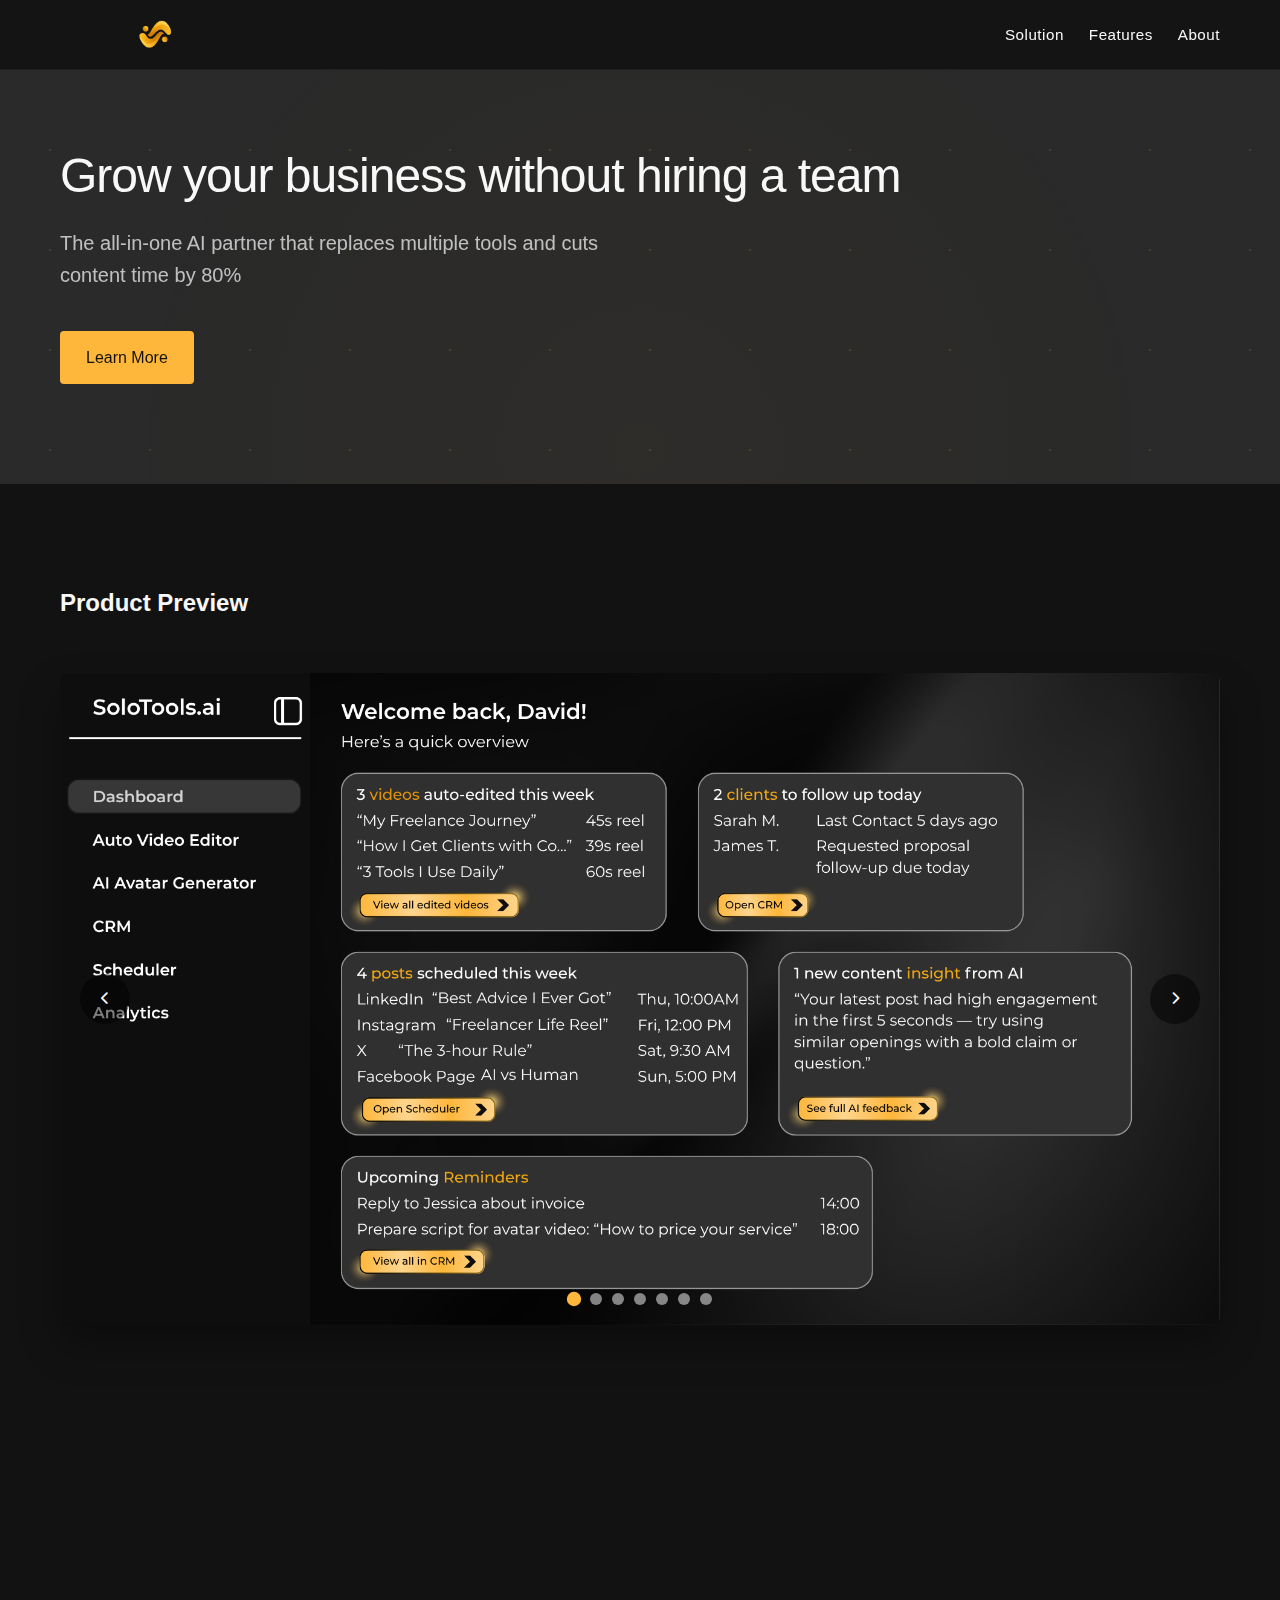
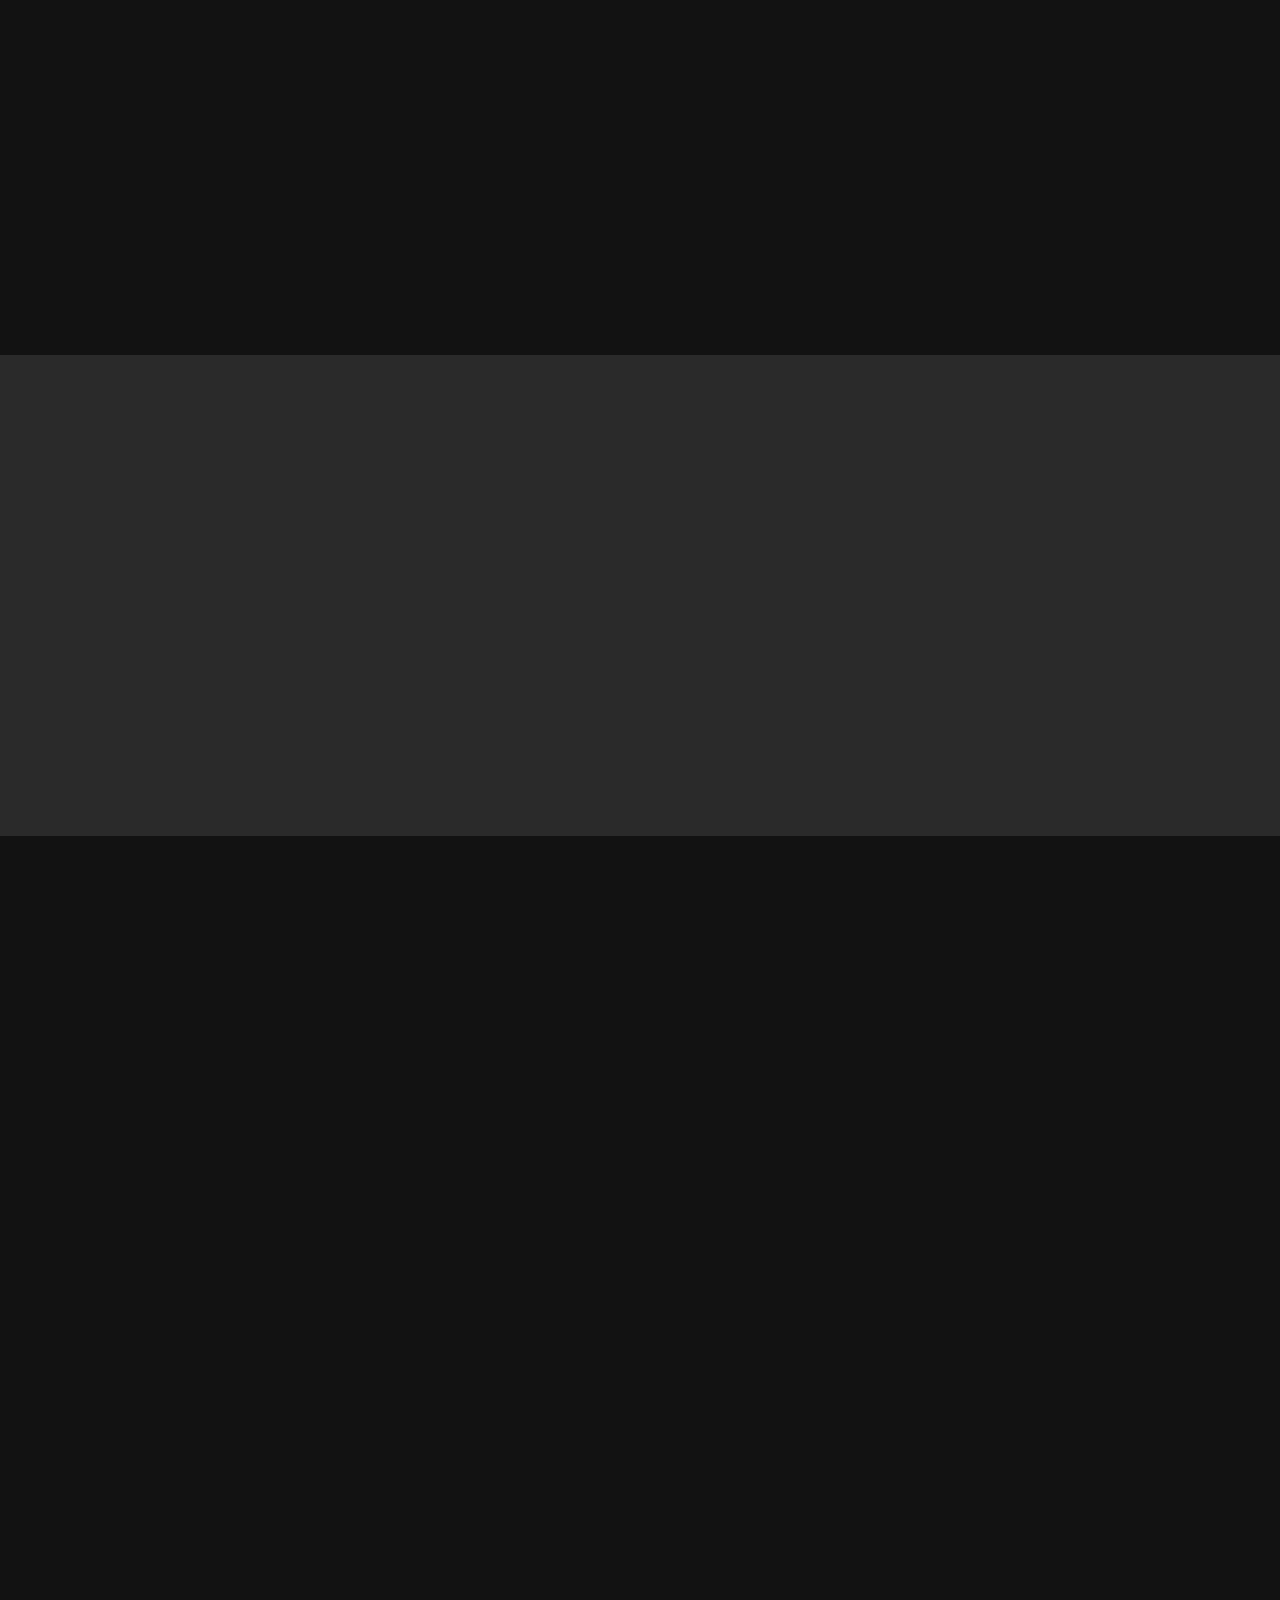
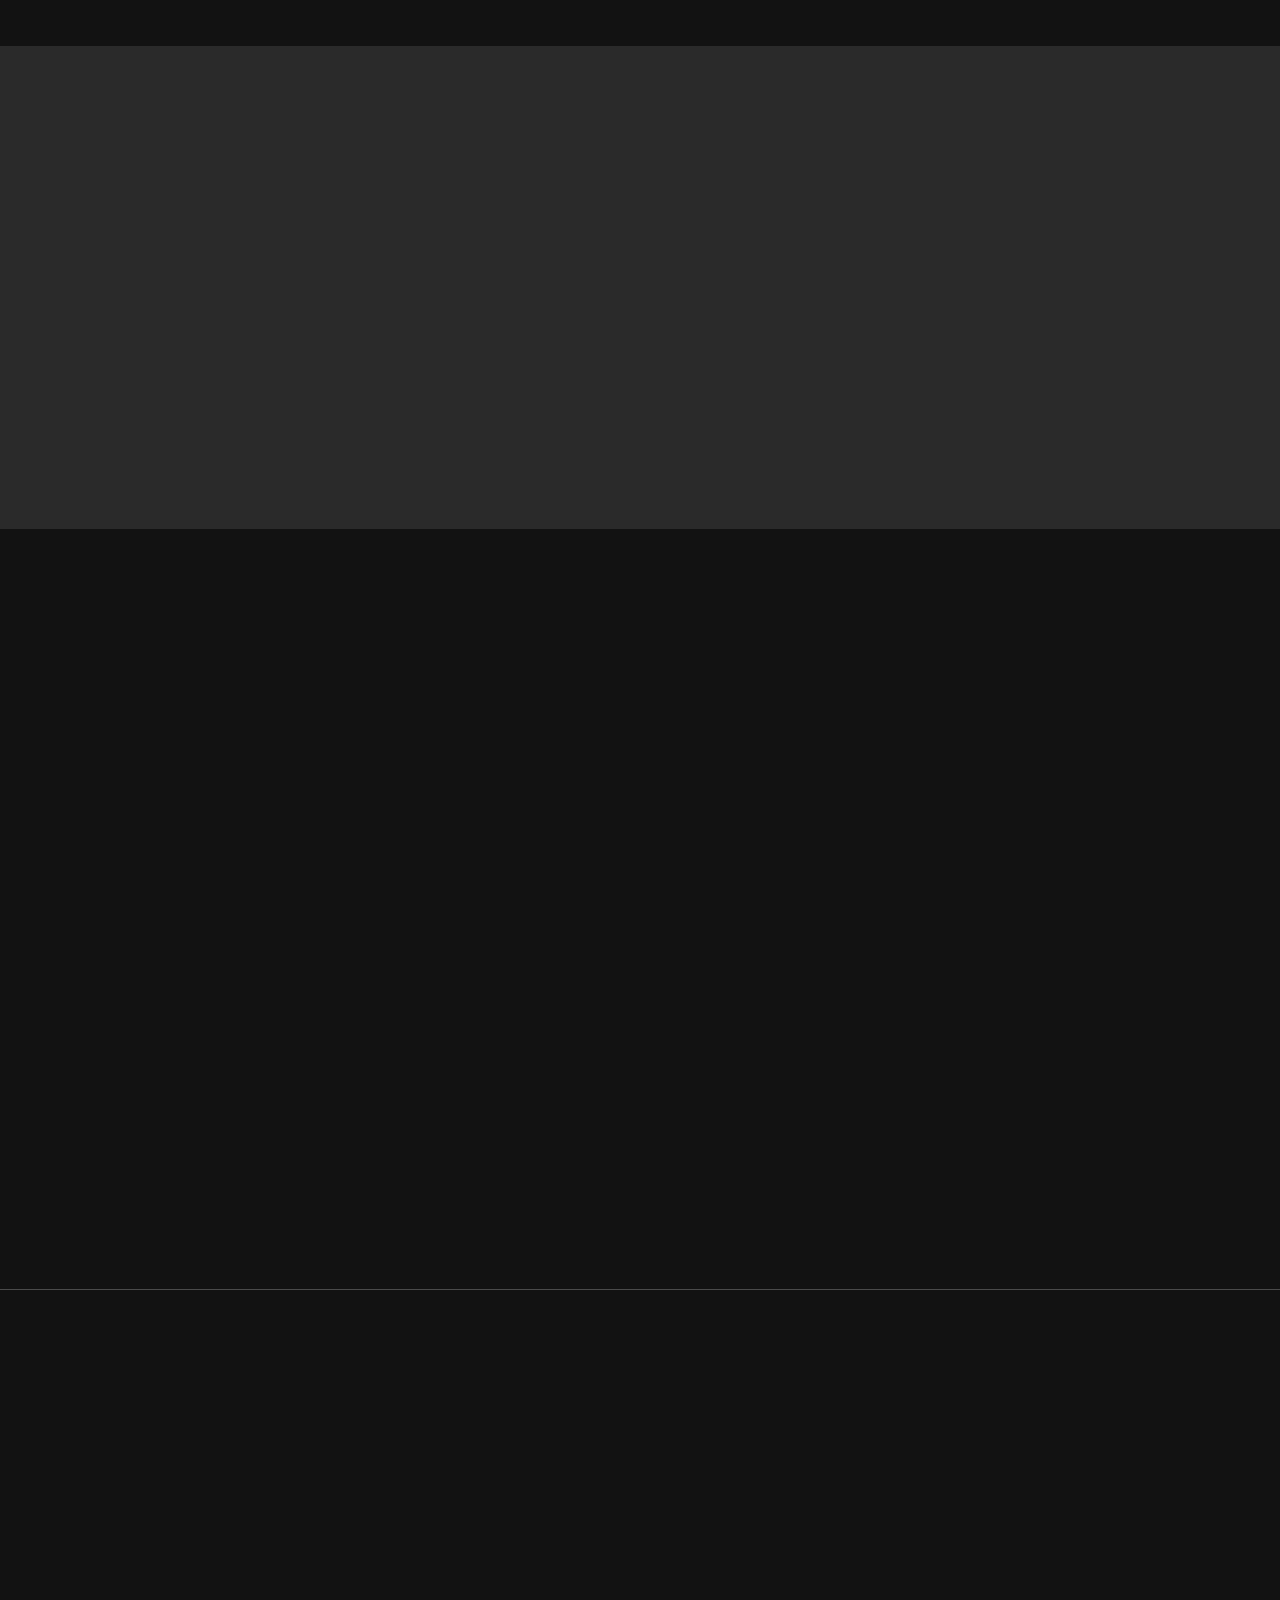
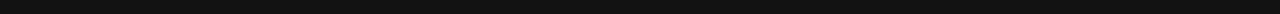
<file: SoloTools-ai-landing/index.html>
<!DOCTYPE html>
<html lang="en">
<head>
    <meta charset="UTF-8">
    <meta name="viewport" content="width=device-width, initial-scale=1.0">
    <title>SoloTools.ai - Grow Your Business Without Hiring a Team</title>
    <link rel="stylesheet" href="https://cdnjs.cloudflare.com/ajax/libs/font-awesome/6.4.0/css/all.min.css">
    <link rel="stylesheet" href="css/style.css">
    <link rel="stylesheet" href="css/animations.css">
</head>
<body>
    <div class="golden-light"></div>
    <div class="golden-particle"></div>

    <header class="header">
        <div class="container">
            <div class="logo-container">
                <img src="images/Logo.png" alt="SoloTools.ai" class="logo">
            </div>
            <nav class="nav">
                <ul class="nav-list">
                    <li><a href="#solution">Solution</a></li>
                    <li><a href="#features">Features</a></li>
                    <li><a href="#about">About</a></li>
                </ul>
                <div class="mobile-menu-toggle">
                    <i class="fas fa-bars menu-icon"></i>
                    <i class="fas fa-times close-icon"></i>
                </div>
            </nav>
        </div>
    </header>

    <section class="hero">
        <div class="container">
            <div class="hero-content" data-animate="fade-up">
                <h1 class="hero-title">Grow your business without hiring a team</h1>
                <p class="hero-subtitle">The all-in-one AI partner that replaces multiple tools and cuts content time by 80%</p>
                <div class="hero-cta">
                    <a href="#features" class="cta-button primary">Learn More</a>
                </div>
            </div>
        </div>
    </section>

    <section class="mockup-section">
        <div class="container">
            <h2 class="section-title" style="margin-bottom: 50px;" data-animate="fade-up">Product Preview</h2>
            <div class="mockup-carousel" data-animate="fade-up">
                <div class="carousel-container">
                    <div class="carousel-slide">
                        <img src="images/Mockup/1.png" alt="Mockup 1">
                    </div>
                    <div class="carousel-slide">
                        <img src="images/Mockup/2.png" alt="Mockup 2">
                    </div>
                    <div class="carousel-slide">
                        <img src="images/Mockup/3.png" alt="Mockup 3">
                    </div>
                    <div class="carousel-slide">
                        <img src="images/Mockup/4.png" alt="Mockup 4">
                    </div>
                    <div class="carousel-slide">
                        <img src="images/Mockup/5.png" alt="Mockup 5">
                    </div>
                    <div class="carousel-slide">
                        <img src="images/Mockup/6.png" alt="Mockup 6">
                    </div>
                    <div class="carousel-slide">
                        <img src="images/Mockup/7.png" alt="Mockup 7">
                    </div>
                </div>
                <button class="carousel-btn prev-btn"><i class="fas fa-chevron-left"></i></button>
                <button class="carousel-btn next-btn"><i class="fas fa-chevron-right"></i></button>
                <div class="carousel-dots"></div>
            </div>
        </div>
    </section>

    <section class="problem-section" id="problem">
        <div class="container">
            <h2 class="section-title" data-animate="fade-up">The Solopreneur Struggle</h2>
            <div class="problem-grid">
                <div class="problem-card" data-animate="fade-up" style="transition-delay: 0s;">
                    <div class="problem-icon">
                        <i class="fas fa-clock"></i>
                    </div>
                    <h3>Time Wasted</h3>
                    <p>10+ hours/week lost on content creation and tool switching</p>
                </div>
                <div class="problem-card" data-animate="fade-up" style="transition-delay: 0.1s;">
                    <div class="problem-icon">
                        <i class="fas fa-puzzle-piece"></i>
                    </div>
                    <h3>Disconnected Tools</h3>
                    <p>6+ separate tools costing $200+/month that don't work together</p>
                </div>
                <div class="problem-card" data-animate="fade-up" style="transition-delay: 0.2s;">
                    <div class="problem-icon">
                        <i class="fas fa-chart-line"></i>
                    </div>
                    <h3>No Clear Analytics</h3>
                    <p>Struggling to track what actually works for your business</p>
                </div>
            </div>
        </div>
    </section>

    <section class="solution-section" id="solution">
        <div class="container">
            <div class="solution-content" data-animate="fade-left">
                <h2 class="section-title">Your AI Business Partner</h2>
                <p class="solution-text">SoloTools.ai combines everything you need in one platform with powerful AI to help you save time, make more money, and grow your business.</p>
                <ul class="solution-list">
                    <li data-animate="fade-left" style="transition-delay: 0.1s;"><i class="fas fa-check"></i> All-in-one platform replaces 6+ tools</li>
                    <li data-animate="fade-left" style="transition-delay: 0.2s;"><i class="fas fa-check"></i> Cuts content creation time by 80%</li>
                    <li data-animate="fade-left" style="transition-delay: 0.3s;"><i class="fas fa-check"></i> Built-in analytics to show what works</li>
                    <li data-animate="fade-left" style="transition-delay: 0.4s;"><i class="fas fa-check"></i> Designed specifically for solopreneurs</li>
                </ul>
            </div>
        </div>
    </section>

    <section class="features-section" id="features">
        <div class="container">
            <h2 class="section-title" data-animate="fade-up">Everything You Need in One Place</h2>
            <div class="features-grid">
                <div class="feature-card" data-animate="fade-up" style="transition-delay: 0s;">
                    <div class="feature-icon">
                        <i class="fas fa-tachometer-alt"></i>
                    </div>
                    <h3>Intuitive Dashboard</h3>
                    <p>Central hub for all your business activities and performance tracking</p>
                </div>
                <div class="feature-card" data-animate="fade-up" style="transition-delay: 0.1s;">
                    <div class="feature-icon">
                        <i class="fas fa-robot"></i>
                    </div>
                    <h3>AI-Powered Content</h3>
                    <p>Video editor, avatar creation, and content generation tools powered by AI</p>
                </div>
                <div class="feature-card" data-animate="fade-up" style="transition-delay: 0.2s;">
                    <div class="feature-icon">
                        <i class="fas fa-users"></i>
                    </div>
                    <h3>Custom CRM</h3>
                    <p>Built-from-scratch system to manage clients and leads</p>
                </div>
                <div class="feature-card" data-animate="fade-up" style="transition-delay: 0.3s;">
                    <div class="feature-icon">
                        <i class="fas fa-share-alt"></i>
                    </div>
                    <h3>Social Media Scheduler</h3>
                    <p>Automated posting to all major social platforms</p>
                </div>
                <div class="feature-card" data-animate="fade-up" style="transition-delay: 0.4s;">
                    <div class="feature-icon">
                        <i class="fas fa-chart-pie"></i>
                    </div>
                    <h3>Proprietary Analytics</h3>
                    <p>See what's working and get AI-powered growth recommendations</p>
                </div>
                <div class="feature-card" data-animate="fade-up" style="transition-delay: 0.5s;">
                    <div class="feature-icon">
                        <i class="fas fa-dollar-sign"></i>
                    </div>
                    <h3>Cost Effective</h3>
                    <p>Save hundreds per month by replacing multiple tools</p>
                </div>
            </div>
        </div>
    </section>

    <section class="value-section">
        <div class="container">
            <h2 class="section-title" data-animate="fade-up">Why Choose SoloTools.ai</h2>
            <div class="value-grid">
                <div class="value-card" data-animate="fade-up" style="transition-delay: 0s;">
                    <h3>All-in-One AI</h3>
                    <p>The only platform combining everything with powerful AI tailored for solopreneurs</p>
                </div>
                <div class="value-card" data-animate="fade-up" style="transition-delay: 0.1s;">
                    <h3>Built for Solopreneurs</h3>
                    <p>Designed specifically for your unique needs and growth journey</p>
                </div>
                <div class="value-card" data-animate="fade-up" style="transition-delay: 0.2s;">
                    <h3>Cost-Effective</h3>
                    <p>Replace multiple expensive tools with one affordable solution</p>
                </div>
                <div class="value-card" data-animate="fade-up" style="transition-delay: 0.3s;">
                    <h3>Time-Saving</h3>
                    <p>Reclaim 10+ hours per week to focus on growing your business</p>
                </div>
            </div>
        </div>
    </section>

    <section class="team-section" id="about">
        <div class="container">
            <h2 class="section-title" data-animate="fade-up">Meet the Founders</h2>
            <div class="team-grid">
                <div class="team-member" data-animate="fade-up" style="transition-delay: 0s;">
                    <div class="photo-frame">
                        <img src="images/David.png" alt="David Mikayelyan" class="team-photo" style="object-position: center 20%;">
                        <div class="golden-overlay"></div>
                    </div>
                    <h3>David Mikayelyan</h3>
                    <p>CEO & Marketing Lead</p>
                </div>
                <div class="team-member" data-animate="fade-up" style="transition-delay: 0.1s;">
                    <div class="photo-frame">
                        <img src="images/Narek.png" alt="Narek Naltakyan" class="team-photo" style="object-position: center 80%;">
                        <div class="golden-overlay"></div>
                    </div>
                    <h3>Narek Naltakyan</h3>
                    <p>Senior Software Engineer & Tech Lead</p>
                </div>
                <div class="team-member" data-animate="fade-up" style="transition-delay: 0.2s;">
                    <div class="photo-frame">
                        <img src="images/Andranik.png" alt="Andranik Avagyan" class="team-photo">
                        <div class="golden-overlay"></div>
                    </div>
                    <h3>Andranik Avagyan</h3>
                    <p>Product Experience Lead</p>
                </div>
            </div>
        </div>
    </section>

    <footer class="footer">
        <div class="container" data-animate="fade-up">
            <div class="footer-content">
                <div class="footer-logo">
                    <img src="images/Logo.png" alt="SoloTools.ai" class="footer-logo-img">
                </div>
                <div class="footer-links">
                    <ul>
                        <li><a href="#features">Features</a></li>
                        <li><a href="#solution">Solution</a></li>
                        <li><a href="#about">About</a></li>
                    </ul>
                </div>
                <div class="footer-social">
                    <a href="https://www.linkedin.com/in/david-mikayelyan/" target="_blank"><i class="fab fa-linkedin"></i></a>
                    <a href="mailto:davidmikayelyan.me@gmail.com"><i class="fas fa-envelope"></i></a>
                </div>
            </div>
            <div class="footer-bottom">
                <p>&copy; 2025 SoloTools.ai. All rights reserved.</p>
            </div>
        </div>
    </footer>

    <script src="js/main.js"></script>
</body>
</html>
</file>
<file: SoloTools-ai-landing/css/style.css>
:root {
    --dark-grey: #2a2a2a;
    --black: #121212;
    --light-orange: #ffd58e;
    --bright-orange: #feb73b;
    --dark-green: #1e5c3f;
    --bright-green: #0f9d58;
    --white: #f8f8f8;
    --light-grey: #3a3a3a;
    --medium-grey: #4a4a4a;
}

* {
    margin: 0;
    padding: 0;
    box-sizing: border-box;
}

body {
    font-family: 'Inter', -apple-system, BlinkMacSystemFont, 'Segoe UI', Roboto, Oxygen, Ubuntu, Cantarell, sans-serif;
    color: var(--white);
    line-height: 1.6;
    background-color: var(--dark-grey);
    -webkit-font-smoothing: antialiased;
    overflow-x: hidden; /* Ensure horizontal scrollbar is always hidden */
    display: flex;
    flex-direction: column;
    min-height: 100vh;
}

/* Ensure all images and videos are responsive */
img, video {
    max-width: 100%;
    height: auto;
    display: block; /* Removes extra space below images */
}

.main-content-wrapper {
    flex: 1; /* This makes the wrapper take up all available space */
    position: relative;
    z-index: 1; /* Ensure content is above background effects */
}

.container {
    width: 100%;
    max-width: 1200px;
    margin: 0 auto;
    padding: 0 20px;
}

/* Header with adjusted logo position */
.header {
    background-color: rgba(18, 18, 18, 0.9);
    position: fixed;
    width: 100%;
    top: 0;
    z-index: 1000;
    height: 70px;
    display: flex;
    align-items: center;
    backdrop-filter: blur(8px);
    border-bottom: 1px solid rgba(255, 255, 255, 0.05);
}

.header .container {
    display: flex;
    justify-content: space-between;
    align-items: center;
    height: 100%;
}

.logo-container {
    width: 160px;
    height: 40px;
    display: flex;
    align-items: center;
    margin-left: 15px;
}

.logo {
    width: 100%;
    height: 100%;
    object-fit: contain;
}

/* Remove dashboard text element */
.dashboard-text {
    display: none;
}

.nav-list {
    display: flex;
    list-style: none;
    align-items: center;
    height: 100%;
}

.nav-list li {
    margin-left: 25px;
}

.nav-list a {
    text-decoration: none;
    color: var(--white);
    font-weight: 400;
    transition: color 0.3s;
    letter-spacing: 0.5px;
    font-size: 0.95rem;
}

.nav-list a:hover {
    color: var(--bright-orange);
}

.mobile-menu-toggle {
    display: none;
    cursor: pointer;
    position: relative;
    width: 24px;
    height: 24px;
    z-index: 1001;
}

.menu-icon, .close-icon {
    position: absolute;
    top: 0;
    left: 0;
    font-size: 1.5rem;
    transition: opacity 0.3s;
}

.close-icon {
    opacity: 0;
    color: var(--bright-orange);
}

/* Golden Light Effects - Adjusted for no overflow and weaker */
.golden-light {
    position: fixed;
    top: 0; 
    left: 0; 
    width: 100vw; 
    height: 100vh; 
    background: radial-gradient(circle at center, rgba(254, 183, 59, 0.02) 0%, transparent 70%); /* Reduced opacity further (0.02) */
    pointer-events: none;
    animation: floatLight 15s infinite linear;
    z-index: -1;
    overflow: hidden; /* Ensure this element does not cause overflow */
}

.golden-particle {
    position: fixed;
    top: 0;
    left: 0;
    width: 100vw; 
    height: 100vh; 
    background: url('data:image/svg+xml;utf8,<svg xmlns="http://www.w3.org/2000/svg" width="100" height="100" viewBox="0 0 100 100"><circle cx="50" cy="50" r="1" fill="%23feb73b" opacity="0.2"/></svg>'); /* Reduced opacity (0.2) */
    pointer-events: none;
    z-index: -1;
    animation: particleMove 100s linear infinite;
    overflow: hidden; /* Ensure this element does not cause overflow */
}

/* ADJUSTED STYLES FOR DYNAMIC LIGHT EFFECTS (Even less prominent) */
.light-ray, .sparkle {
    position: absolute; 
    background-color: var(--bright-orange);
    pointer-events: none;
    border-radius: 50%;
    filter: blur(2px);
    z-index: 0;
    transform: translate(-50%, -50%);
    will-change: transform, opacity;
}

.light-ray {
    width: 120px; /* Even smaller */
    height: 120px; /* Even smaller */
    background: radial-gradient(circle at center, rgba(254, 183, 59, 0.08) 0%, transparent 70%); /* Reduced opacity further (0.08) */
    animation: pulseAndMoveRay 20s infinite ease-in-out forwards;
    filter: blur(2.5px); /* Slightly less blur for a softer look */
}

.sparkle {
    width: 18px; /* Even smaller */
    height: 18px; /* Even smaller */
    background: radial-gradient(circle at center, rgba(255, 255, 255, 0.2) 0%, transparent 60%); /* Reduced opacity further (0.2) */
    box-shadow: 0 0 6px rgba(255, 255, 255, 0.15); /* Reduced shadow intensity */
    animation: sparkleFade 4s infinite ease-in-out forwards;
    filter: blur(1.5px); /* Slightly less blur for a softer look */
}
/* END ADJUSTED STYLES */

/* Hero Section */
.hero {
    padding: 150px 0 100px;
    position: relative;
    overflow: hidden; 
}

.hero .container {
    display: flex;
    align-items: center;
    justify-content: space-between;
    flex-wrap: wrap;
    position: relative;
    z-index: 1;
}

.hero-content {
    flex: 1;
    min-width: 300px;
    padding-right: 40px;
}

.hero-title {
    font-size: 3rem;
    margin-bottom: 1.5rem;
    line-height: 1.1;
    font-weight: 400;
    letter-spacing: -1px;
}

.hero-subtitle {
    font-size: 1.25rem;
    margin-bottom: 2.5rem;
    color: rgba(255, 255, 255, 0.7);
    max-width: 600px;
}

.hero-cta {
    display: flex;
    margin-top: 2rem;
    gap: 15px;
    flex-wrap: wrap;
}

.cta-button {
    display: inline-block;
    padding: 12px 24px;
    border-radius: 4px;
    font-weight: 500;
    text-decoration: none;
    transition: all 0.3s ease;
    text-align: center;
    font-size: 1rem;
}

.cta-button.primary {
    background-color: var(--bright-orange);
    color: var(--black);
    border: 2px solid var(--bright-orange);
}

.cta-button.primary:hover {
    background-color: var(--light-orange);
    transform: translateY(-2px);
    box-shadow: 0 4px 8px rgba(0, 0, 0, 0.1);
}

.cta-button.secondary {
    background-color: transparent;
    color: var(--white);
    border: 2px solid var(--white);
}

.cta-button.secondary:hover {
    background-color: rgba(255, 255, 255, 0.1);
    transform: translateY(-2px);
}

.hero-image {
    flex: 1;
    min-width: 300px;
    margin-top: 40px;
    position: relative;
}

.hero-image img {
    width: 100%;
    height: auto;
    border-radius: 8px;
    box-shadow: 0 30px 60px rgba(0, 0, 0, 0.3);
    position: relative;
    z-index: 1;
}

/* Mockup Carousel */
.mockup-section {
    padding: 100px 0;
    background-color: var(--black);
}

.mockup-carousel {
    position: relative;
    max-width: 1200px;
    margin: 0 auto;
    overflow: hidden; 
    border-radius: 8px;
    box-shadow: 0 20px 40px rgba(0, 0, 0, 0.3);
}

.carousel-container {
    display: flex;
    transition: transform 0.5s ease;
}

.carousel-slide {
    min-width: 100%;
}

.carousel-slide img {
    width: 100%;
    height: auto;
    display: block;
}

.carousel-btn {
    position: absolute;
    top: 50%;
    transform: translateY(-50%);
    background-color: rgba(0, 0, 0, 0.5);
    color: var(--white);
    border: none;
    padding: 15px;
    cursor: pointer;
    z-index: 10;
    border-radius: 50%;
    width: 50px;
    height: 50px;
    display: flex;
    align-items: center;
    justify-content: center;
    transition: all 0.3s;
}

.carousel-btn:hover {
    background-color: var(--bright-orange);
    color: var(--black);
}

.prev-btn {
    left: 20px;
}

.next-btn {
    right: 20px;
}

.carousel-dots {
    position: absolute;
    bottom: 20px;
    left: 50%;
    transform: translateX(-50%);
    display: flex;
    gap: 10px;
}

.carousel-dot {
    width: 12px;
    height: 12px;
    border-radius: 50%;
    background-color: rgba(255, 255, 255, 0.5);
    cursor: pointer;
    transition: all 0.3s;
}

.carousel-dot.active {
    background-color: var(--bright-orange);
    transform: scale(1.2);
}

/* Problem Section */
.problem-section {
    padding: 100px 0;
    background-color: var(--black);
    position: relative;
}

.problem-grid {
    display: grid;
    grid-template-columns: repeat(auto-fit, minmax(300px, 1fr));
    gap: 30px;
    margin-top: 40px;
}

.problem-card {
    background-color: var(--dark-grey);
    padding: 40px 30px;
    border-radius: 8px;
    text-align: center;
    border: 1px solid var(--medium-grey);
    transition: all 0.3s ease;
    position: relative;
    overflow: hidden;
}

.problem-card:hover {
    border-color: var(--bright-orange);
}

.problem-icon {
    font-size: 2.5rem;
    color: var(--bright-orange);
    margin-bottom: 1.5rem;
}

/* Solution Section */
.solution-section {
    padding: 100px 0;
    background-color: var(--dark-grey);
    position: relative;
}

.solution-section .container {
    display: flex;
    align-items: center;
    flex-wrap: wrap;
}

.solution-content {
    flex: 1;
    min-width: 300px;
    padding-right: 40px;
}

.solution-text {
    font-size: 1.1rem;
    margin-bottom: 2rem;
    color: rgba(255, 255, 255, 0.8);
}

.solution-list {
    list-style: none;
    margin-bottom: 2rem;
}

.solution-list li {
    margin-bottom: 1rem;
    position: relative;
    padding-left: 30px;
    color: rgba(255, 255, 255, 0.8);
}

.solution-list i {
    color: var(--bright-green);
    position: absolute;
    left: 0;
    top: 5px;
}

.solution-image {
    flex: 1;
    min-width: 300px;
    margin-top: 40px;
    position: relative;
}

.solution-image img {
    width: 100%;
    height: auto;
    border-radius: 8px;
    box-shadow: 0 30px 60px rgba(0, 0, 0, 0.3);
}

/* Features Section */
.features-section {
    padding: 100px 0;
    background-color: var(--black);
    position: relative;
}

.features-grid {
    display: grid;
    grid-template-columns: repeat(auto-fit, minmax(300px, 1fr));
    gap: 30px;
    margin-top: 40px;
}

.feature-card {
    background-color: var(--dark-grey);
    padding: 40px 30px;
    border-radius: 8px;
    text-align: center;
    border: 1px solid var(--medium-grey);
    transition: all 0.3s ease;
}

.feature-card:hover {
    border-color: var(--bright-orange);
}

.feature-icon {
    font-size: 2.5rem;
    color: var(--bright-orange);
    margin-bottom: 1.5rem;
}

/* Value Section */
.value-section {
    padding: 100px 0;
    background-color: var(--dark-grey);
    position: relative;
}

.value-grid {
    display: grid;
    grid-template-columns: repeat(auto-fit, minmax(250px, 1fr));
    gap: 30px;
    margin-top: 40px;
}

.value-card {
    background-color: var(--black);
    padding: 40px 30px;
    border-radius: 8px;
    border: 1px solid var(--medium-grey);
    transition: all 0.3s ease;
    position: relative;
}

.value-card:hover {
    border-color: var(--bright-orange);
}

.value-card h3 {
    color: var(--light-orange);
    margin-bottom: 1rem;
}

/* Team Section */
.team-section {
    padding: 100px 0;
    background-color: var(--black);
    position: relative;
}

.team-grid {
    display: grid;
    grid-template-columns: repeat(auto-fit, minmax(280px, 1fr));
    gap: 40px;
    margin-top: 40px;
}

.team-member {
    text-align: center;
}

.photo-frame {
    position: relative;
    border-radius: 8px;
    overflow: hidden;
    height: 380px;
    width: 280px;
    margin: 0 auto;
    margin-bottom: 2rem;
}

.team-photo {
    width: 100%;
    height: 100%;
    object-fit: cover;
    object-position: center top;
    transition: transform 0.5s ease;
}

.golden-overlay {
    position: absolute;
    top: 0;
    left: 0;
    width: 100%;
    height: 100%;
    background: linear-gradient(135deg, rgba(254, 183, 59, 0.1) 0%, transparent 50%);
    border: 2px solid transparent;
    border-radius: 8px;
    background-clip: padding-box;
    box-shadow: inset 0 0 20px rgba(254, 183, 59, 0.3);
    animation: borderPulse 4s infinite alternate;
}

.team-member h3 {
    color: var(--light-orange);
    margin-bottom: 0.5rem;
    font-size: 1.4rem;
}

.team-member p {
    color: rgba(255, 255, 255, 0.7);
    font-size: 1rem;
}

/* Footer with adjusted styles */
.footer {
    background-color: var(--black);
    padding: 80px 0 30px;
    border-top: 1px solid var(--medium-grey);
    position: relative;
    margin-top: auto; 
}

.footer-content {
    display: flex;
    flex-wrap: wrap;
    justify-content: space-between;
    align-items: center;
    gap: 30px;
    margin-bottom: 60px;
}

.footer-logo {
    width: 80px;
    margin-bottom: 20px;
}

.footer-logo-img {
    width: 100%;
    height: auto;
}

.footer-links ul {
    display: flex;
    list-style: none;
    gap: 20px;
}

.footer-links a {
    color: var(--white);
    text-decoration: none;
    transition: color 0.3s;
    font-weight: 400;
    letter-spacing: 0.5px;
    font-size: 0.95rem;
}

.footer-links a:hover {
    color: var(--bright-orange);
}

.footer-social {
    display: flex;
    gap: 20px;
}

.footer-social a {
    color: var(--white);
    font-size: 1.3rem;
    transition: color 0.3s;
    width: 40px;
    height: 40px;
    display: flex;
    align-items: center;
    justify-content: center;
    border-radius: 50%;
    background-color: rgba(255, 255, 255, 0.1);
    text-decoration: none;
}

.footer-social a:hover {
    color: var(--bright-orange);
    background-color: rgba(254, 183, 59, 0.2);
}

.footer-bottom {
    text-align: center;
    padding-top: 30px;
    border-top: 1px solid rgba(255, 255, 255, 0.05);
    font-size: 0.9rem;
    color: rgba(255, 255, 255, 0.6);
}

/* Animations */
@keyframes floatLight {
    0% {
        transform: translate(0, 0);
    }
    25% {
        transform: translate(30%, 15%);
    }
    50% {
        transform: translate(15%, 30%);
    }
    75% {
        transform: translate(-15%, 15%);
    }
    100% {
        transform: translate(0, 0);
    }
}

@keyframes particleMove {
    0% {
        background-position: 0 0;
    }
    100% {
        background-position: 10000px 10000px;
    }
}

@keyframes borderPulse {
    0% {
        box-shadow: inset 0 0 10px rgba(254, 183, 59, 0.3), 0 0 10px rgba(254, 183, 59, 0.2);
    }
    100% {
        box-shadow: inset 0 0 20px rgba(254, 183, 59, 0.4), 0 0 20px rgba(254, 183, 59, 0.3);
    }
}

/* ADJUSTED ANIMATION BLOCK (Even less prominent) */
@keyframes pulseAndMoveRay {
    0% {
        transform: translate(-50%, -50%) scale(0.3) rotate(0deg); /* Even smaller start */
        opacity: 0;
    }
    15% {
        opacity: 0.1; /* Even more reduced peak opacity */
        transform: translate(-50%, -50%) scale(0.7) rotate(20deg); /* Smaller peak, less rotation */
    }
    50% {
        opacity: 0.03; /* Even more reduced mid-point opacity */
        transform: translate(-50%, -50%) scale(0.5) rotate(0deg);
    }
    85% {
        opacity: 0.07; /* Even more reduced second peak opacity */
        transform: translate(-50%, -50%) scale(0.6) rotate(-20deg); /* Smaller peak, less rotation */
    }
    100% {
        transform: translate(-50%, -50%) scale(0.3) rotate(-40deg); /* Smaller end scale, moderate rotation */
        opacity: 0;
    }
}

@keyframes sparkleFade {
    0% {
        transform: translate(-50%, -50%) scale(0);
        opacity: 0;
    }
    10% {
        transform: translate(-50%, -50%) scale(0.6); /* Slightly smaller peak scale */
        opacity: 0.2; /* Even more reduced peak opacity */
    }
    90% {
        transform: translate(-50%, -50%) scale(0.4); /* Even more reduced fade-out scale */
        opacity: 0.03; /* Even more reduced fade-out opacity */
    }
    100% {
        transform: translate(-50%, -50%) scale(0);
        opacity: 0;
    }
}
/* END ADJUSTED ANIMATION BLOCK */

/* Responsive Styles */
@media (max-width: 992px) {
    .hero-title {
        font-size: 2.5rem;
    }

    .hero-subtitle {
        font-size: 1.1rem;
    }

    .solution-content, .hero-content {
        padding-right: 0;
    }
}

@media (max-width: 768px) {
    .header .container {
        padding: 0 15px;
    }

    .logo-container {
        width: 120px;
        height: 35px;
        position: relative;
        z-index: 1002;
        margin-left: 0;
    }

    .nav-list {
        position: fixed;
        top: 0;
        left: 0;
        width: 100%;
        height: 100vh;
        background-color: var(--black);
        flex-direction: column;
        padding: 100px 20px 30px;
        transform: translateX(-100%);
        transition: transform 0.3s ease;
        z-index: 1000;
        overflow-y: auto; /* Allow scrolling for long menus on small screens */
    }

    .nav-list.active {
        transform: translateX(0);
    }

    .nav-list li {
        margin: 15px 0;
        opacity: 0;
        transform: translateX(-20px);
        transition: opacity 0.3s, transform 0.3s;
    }

    .nav-list.active li {
        opacity: 1;
        transform: translateX(0);
        transition-delay: 0.1s;
    }

    .mobile-menu-toggle {
        display: block;
        position: relative;
        z-index: 1001;
    }
    
    /* Ensure the hamburger menu icon stays fixed */
    .header {
        position: fixed;
        width: 100%;
        left: 0;
        right: 0;
    }
}

@media (max-width: 576px) {
    .hero-title {
        font-size: 2rem;
    }

    .footer-content {
        flex-direction: column;
        align-items: flex-start;
    }

    .footer-links {
        margin: 20px 0;
    }

    .footer-social {
        margin-left: 0;
    }

    .photo-frame {
        height: 280px;
        width: 220px;
    }

    /* Carousel buttons adjustment for very small screens */
    .carousel-btn {
        width: 40px;
        height: 40px;
        padding: 10px;
        font-size: 0.9rem;
    }
    .prev-btn {
        left: 10px;
    }
    .next-btn {
        right: 10px;
    }
}

/* Fallback for potential overflow on very wide content */
@media (min-width: 769px) {
    body {
        overflow-x: hidden;
    }
}
</file>
<file: SoloTools-ai-landing/css/animations.css>
/* Float Animation */
@keyframes float {
    0% {
        transform: translateY(0px);
    }
    50% {
        transform: translateY(-15px);
    }
    100% {
        transform: translateY(0px);
    }
}

/* Scale Animation */
@keyframes scale {
    0% {
        transform: scale(1);
    }
    50% {
        transform: scale(1.03);
    }
    100% {
        transform: scale(1);
    }
}

/* Fade In Animation */
@keyframes fadeIn {
    from {
        opacity: 0;
        transform: translateY(20px);
    }
    to {
        opacity: 1;
        transform: translateY(0);
    }
}

/* Apply Animations */
.animate-float {
    animation: float 6s ease-in-out infinite;
}

.animate-scale {
    animation: scale 4s ease-in-out infinite;
}

.fade-in {
    animation: fadeIn 1s ease-out forwards;
}

/* Scroll Animations */
[data-animate] {
    opacity: 0;
    transition: opacity 0.6s, transform 0.6s;
}

[data-animate="fade-up"] {
    transform: translateY(30px);
}

[data-animate="fade-down"] {
    transform: translateY(-30px);
}

[data-animate="fade-left"] {
    transform: translateX(-30px);
}

[data-animate="fade-right"] {
    transform: translateX(30px);
}

[data-animate].animated {
    opacity: 1;
    transform: translate(0);
}
</file>
